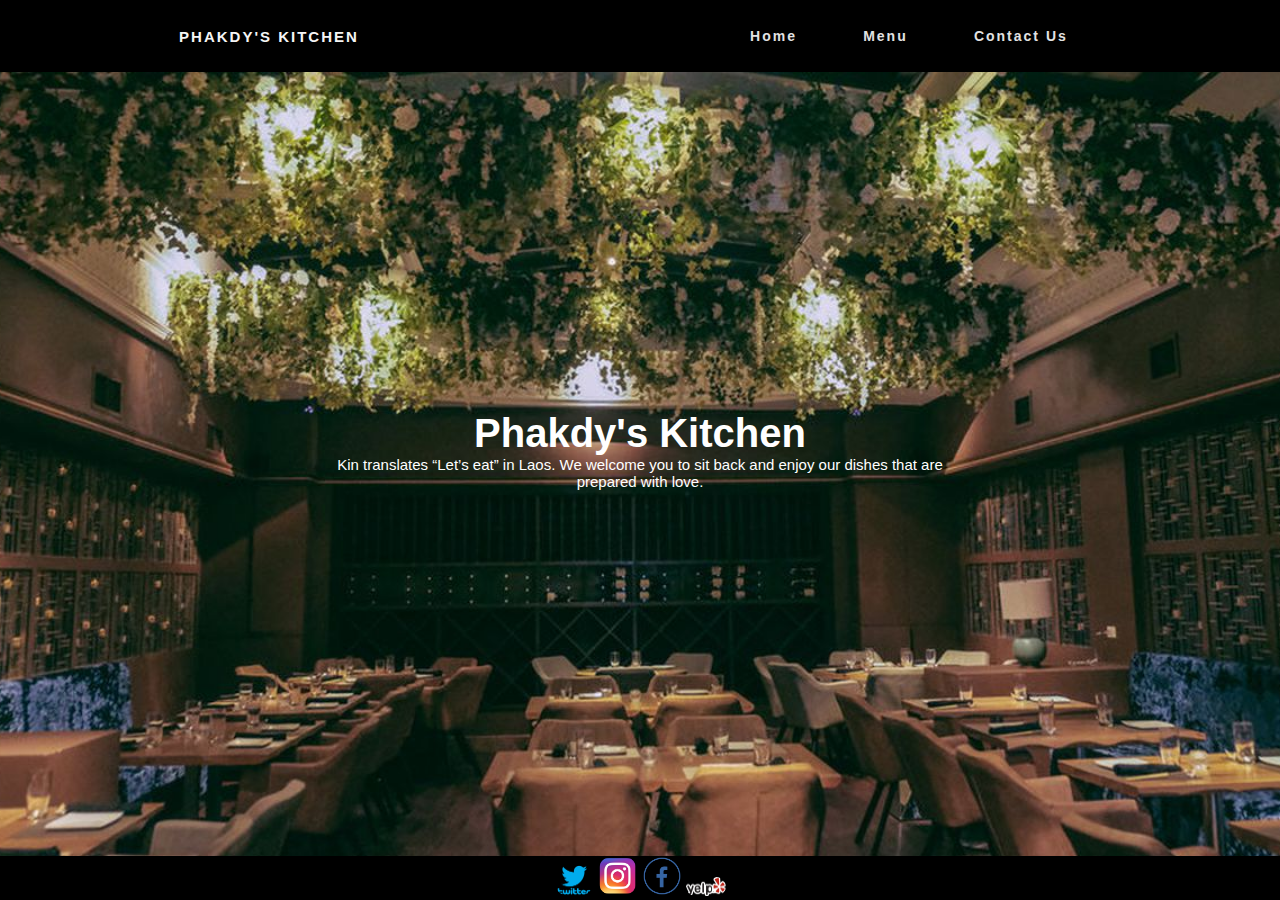
<file: index.html>
<!DOCTYPE html>
<html lang="en">

<head>
  <meta charset="utf-8">
  <meta name="viewport" content="width=device-width">
  <title>Phakdy's kitchen</title>
  <link rel="stylesheet" href="styles.css">
</head>
<!-- i couldn't get it to link to the CSS page and I realized it was because i had it as style.css and not "styles" -->

<body>
  <section class="background-image">

    <!-- Why does the nav bar have to be difficult </!-->
    <nav>
      <section class="logo">
        <a href="index.html">Phakdy's Kitchen</a>
      </section>
      <ul class="nav-links">
        <li><a href="index.html">Home</a></li>
        <li><a href="menu.html">Menu</a></li>
        <li><a href="contact.html">Contact Us</a></li>
      </ul>
    </nav>

    <!-- description/home page> </!-->
    <section class="front-description">
      <h1>Phakdy's Kitchen</h1>
      <p>Kin translates “Let’s eat” in Laos. We welcome you to sit back and enjoy our dishes that are prepared with
        love.</p>
    </section>
    <!-- Fooooooter> </!-->
    <footer>
      <link rel="stylesheet" href="styles.css">
      <a href="https://www.twitter.com">
        <img src="images/twitterlogo.png" alt="Twitter" width="40">
      </a>

      <a href="https://www.instagram.com">
        <img src="images/instagramlogo2.png" alt="Instagram" width="40">
      </a>

      <a href="https://www.facebook.com">
        <img src="images/facebooklogo.png" alt="Facebook" width="40">
      </a>

      <a href="https://www.yelp.com">
        <img src="images/yelplogo2.png" alt="Yelp" width="40">
      </a>

    </footer>

  </section>
</body>

</html>
</file>
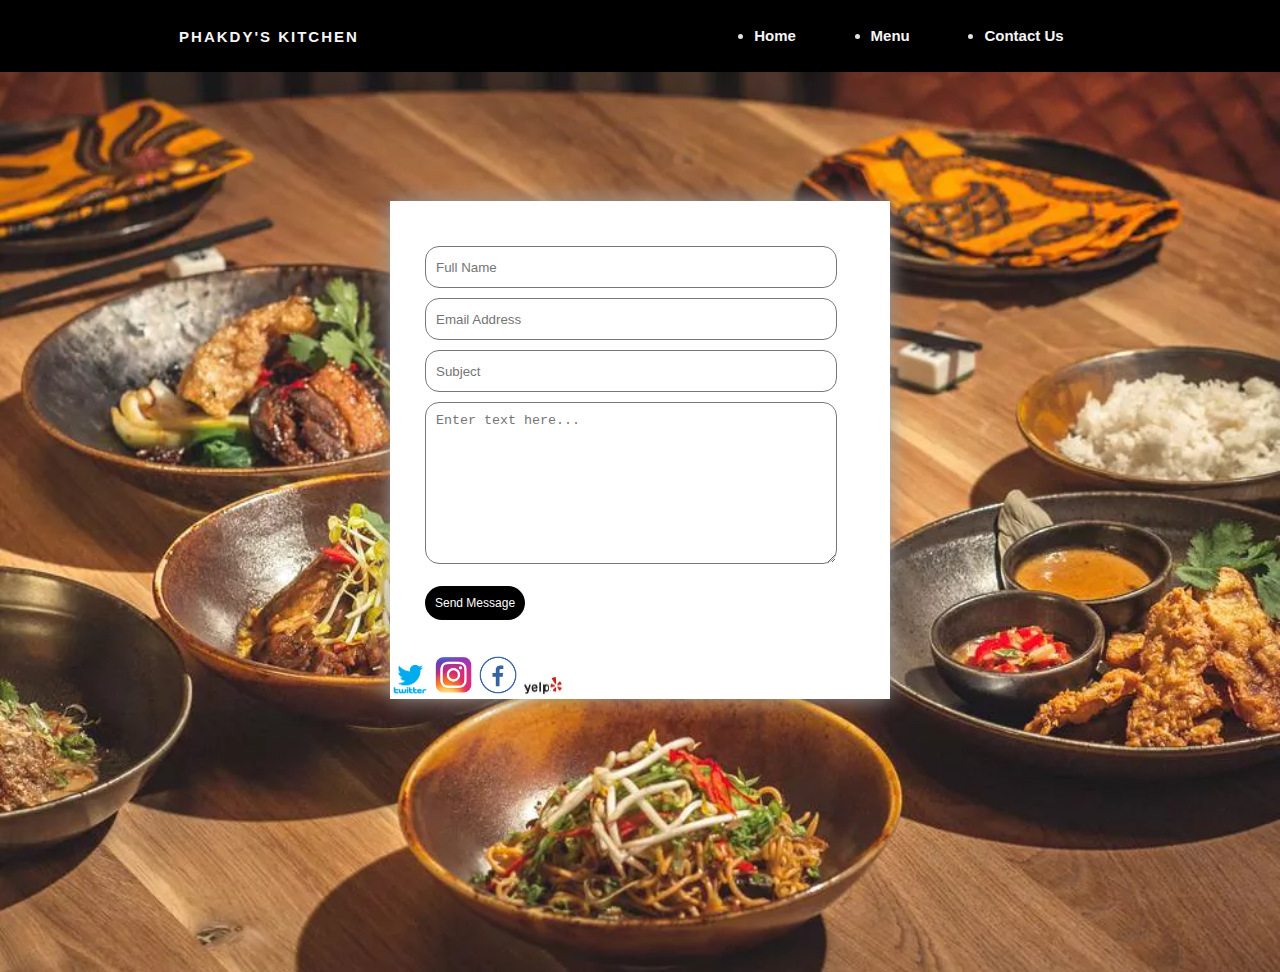
<file: contact.html>
<!DOCTYPE html>
<html lang="en">
<head>
  <meta charset="utf-8">
  <meta name="viewport" content="width=device-width">
  <title>Contact Us!</title>
  <link rel="stylesheet" href="contact.css">
 </head>
<body>
   
  <!-- Why does the nav bar have to be difficult </!--> 
<nav>
  <div class="logo">
    <a href="index.html">Phakdy's Kitchen</a>
  </div>
  <ul class="nav-links">
   <li><a href="index.html">Home</a></li>                    
  <li><a href="menu.html">Menu</a></li>
    <li><a href="contact.html">Contact Us</a></li>
  </ul>
</nav>
  <div class="background-image">
  </div>
    <!-- contact form -->
    
 <div class="contact-box">
  <form>
    <input type="text" class="input-field" placeholder="Full Name">
    <input type="text" class="input-field" placeholder="Email Address">
    <input type="text" class="input-field" placeholder="Subject">
    <textarea id="freeform" name="freeform" class="input-field textarea-field" placeholder="Enter text here...">
</textarea>
    <button type="button" class="btn">Send Message</button>
    
  </form> 
 
 
<!-- Fooooooter> </!-->
    
  <a href="https://www.twitter.com">
    <img src="images/twitterlogo.png" alt="Twitter" width="40">
  </a>

  <a href="https://www.instagram.com">
    <img src="images/instagramlogo2.png" alt="Instagram" width="40">
  </a>

  <a href="https://www.facebook.com">
    <img src="images/facebooklogo.png" alt="Facebook" width="40">
  </a>

  <a href="https://www.yelp.com">
    <img src="images/yelplogo2.png" alt="Yelp" width="40">
  </a>
    
</div>
</body>

  
</html>
</file>
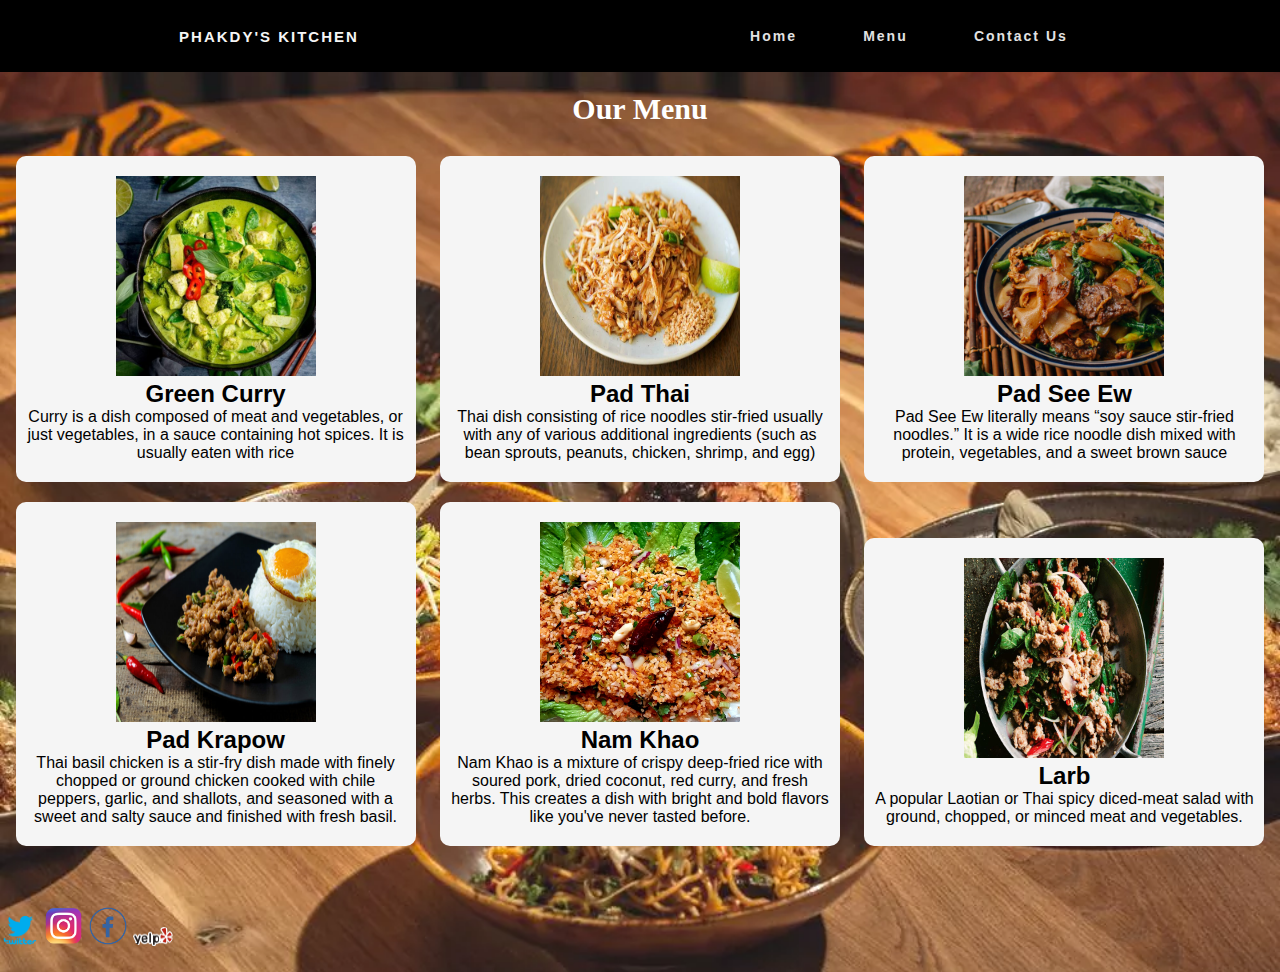
<file: menu.html>
<!DOCTYPE html>
<html lang="en">
<head>
  <meta charset="utf-8">
  <meta name="viewport" content="width=device-width">
  <title>Our Menu</title>
  <link rel="stylesheet" href="menu.css">
  </head>
<body>

  <!-- nav links -->
  <nav>
  <section class="logo">
    <a href="index.html">Phakdy's Kitchen</a>
  </section>
  <ul class="nav-links">
    
   <li><a href="index.html">Home</a></li>                    
  <li><a href="menu.html">Menu</a></li>
    <li><a href="contact.html">Contact Us</a></li>
  </ul>
</nav>
  <!-- Why does the nav bar have to be difficult </!--> 
  <div class="background-image"> 
<h1>Our Menu</h1>

    <!-- list of items -->
<section class="menu">
<ul>
  <li class="item">
    <img src="images/GreenCurry.jpg" alt="GreenCurry">
    <h2>Green Curry</h2>
    <p>Curry is a dish composed of meat and vegetables, or just vegetables, in a sauce containing hot spices. It is usually eaten with rice</p>
  </li>
  <li class="item">
    <img src="images/PadThai.jpg" alt="PadThai">
    <h2>Pad Thai</h2>
    <p>Thai dish consisting of rice noodles stir-fried usually with any of various additional ingredients (such as bean sprouts, peanuts, chicken, shrimp, and egg)</p>
  </li>
  <li class="item">
    <img src="images/PadSeeEw.jpg" alt="PadSeeEw">
    <h2>Pad See Ew</h2>
    <p>Pad See Ew literally means “soy sauce stir-fried noodles.” It is a wide rice noodle dish mixed with protein, vegetables, and a sweet brown sauce</p>
  </li>
  <li class="item">
    <img src="images/PadKrapow.jpg" alt="PadKrapow">
    <h2>Pad Krapow</h2>
    <p>Thai basil chicken is a stir-fry dish made with finely chopped or ground chicken cooked with chile peppers, garlic, and shallots, and seasoned with a sweet and salty sauce and finished with fresh basil.</p>
  </li>
  <li class="item">
    <img src="images/NamKhao.jpeg" alt="NamKhao">
    <h2>Nam Khao</h2>
    <p>Nam Khao is a mixture of crispy deep-fried rice with soured pork, dried coconut, red curry, and fresh herbs. This creates a dish with bright and bold flavors like you've never tasted before.</p>
  </li>
  
  <li class="item">
    <img src="images/Larb.jpg" alt="Larb">
    <h2>Larb</h2>
    <p>A popular Laotian or Thai spicy diced-meat salad with ground, chopped, or minced meat and vegetables.</p>
  </li>
</ul>
</section> 
  
  <!-- Fooooooter> </!-->
<footer>
  <a href="https://www.twitter.com">
    <img src="images/twitterlogo.png" alt="Twitter" width="40">
  </a>

  <a href="https://www.instagram.com">
    <img src="images/instagramlogo2.png" alt="Instagram" width="40">
  </a>

  <a href="https://www.facebook.com">
    <img src="images/facebooklogo.png" alt="Facebook" width="40">
  </a>

  <a href="https://www.yelp.com">
    <img src="images/yelplogo2.png" alt="Yelp" width="40">
  </a>
    </footer>
  </div>
</body>
</html>
</file>
<file: styles.css>
* {
  box-sizing: border-box;
    padding: 0;
    margin: 0;
  }


html, body { 
  height: 100%;
  width: 100%;
  margin: 0;
  padding: 0;
  font-family: 'Oswald', sans-serif;
}

nav{
  display: flex;
  justify-content: space-around;
  align-items: center;
  min-height: 8vh;
  background-color: black;
  font-family: 'Oswald', sans-serif;
}

a{
  font-size: 15px;
  font-weight: bold;
  font-family: 'Oswald', sans-serif;
  color: whitesmoke;
  text-decoration: none;
  
}

.logo{
  color: whitesmoke;
  text-transform: uppercase;
  letter-spacing: 2px;
  font-size: 10px;
}

.front-description {
  position: absolute;
  top: 50%;
  left: 50%;
  transform: translate(-50%, -50%);
  color: white;
  text-align: center;
}

.front-description h1{
  font-size: 40px;
}

.front-description p{
  font-size: 15px;
  
}

/* nav bar */

.nav-links{
  display: flex;
  color: rgb(226, 226, 226);
  width: 30%;
  
  justify-content: space-around;
}

.nav-links li{
  list-style: none;
}

.nav-links a{
  color: rgb(226, 226, 226);
  text-decoration: none;
  letter-spacing: 2px;
  font-weight: bold;
  font-size: 14px;
  
}

.background-image {
    background-image: url('images/Website\ Background\ 3.jpeg');
    background-size: cover;
    background-repeat: no-repeat;
    background-position: center center;
    height: 100vh;
  
  }
/* footer */

footer {
text-align: center;
background-color: black;
position: absolute;
bottom: 0;
width: 100%;
}
footer img{
border: 2px;
border-radius:15px;
}
</file>
<file: contact.css>
* {
    padding: 0;
    margin: 0;
  }

.background-image {
    background-image: url('images/Website\ Background\.jpeg');
    background-size: cover;
    background-repeat: no-repeat;
    background-position: center center;
    height: 100vh;
  
  }
/* contact form */

body {
  background-color: tan;
  font-family: sans-serif;
}

.contact-box{
  width: 500px;
  background-color: #fff;
  box-shadow: 0 0 20px 0 #999;
  top: 50%;
  left: 50%;
  transform: translate(-50%, -50%);
  position: absolute;
}

form{
  margin: 35px;

}

.input-field{
  Width: 400px;
  height: 40px;
  margin-top: 10px;
  padding-left: 10px;
  border: 1px solid #777;
  border-radius: 14px;
  outline: none;
}

.textarea-field{
  height: 150px;
  padding-top: 10px;
}

.btn{
  border-radius: 20px;
  color: #fff;
  margin-top: 18px;
  padding: 10px;
  background-color: black;
  font-size: 12px;
  border: none;
  cursor: pointer;
}

/* nav */

nav{
  display: flex;
  justify-content: space-around;
  align-items: center;
  min-height: 8vh;
  background-color: black;
  font-family: 'Oswald', sans-serif;
}

a{
  font-size: 15px;
  font-weight: bold;
  font-family: 'Oswald', sans-serif;
  color: whitesmoke;
  text-decoration: none;
}

.logo{
  color: whitesmoke;
  text-transform: uppercase;
  letter-spacing: 2px;
  font-size: 10px;
}


.nav-links{
  display: flex;
  color: rgb(226, 226, 226);
  width: 30%;
  justify-content: space-around;

.nav-links li{
  list-style: none;
}

.nav-links a{
  color: rgb(226, 226, 226);
  text-decoration: none;
  letter-spacing: 2px;
  font-weight: bold;
  font-size: 14px;
  
}
 
/* footer */
  
.footer {
  position: sticky;
  top: 100%;
  display: flex;
  justify-content: center;
  align-content: flex-end;
}

.footer a {
  padding: 0px 20px;
    margin: 15px;
}
</file>
<file: menu.css>
* {
  box-sizing: border-box;
    padding: 0;
    margin: 0;
  }

/* main menu page */
h1 {
  text-align: center;
  font-family: Times New Roman, sans-serif;
  font-size: 30px;
  color: white;
  padding: 20px 20px;
}

html, body { 
  height: 100%;
  width: 100%;
  margin: 0;
  padding: 0;
  font-family: 'Oswald', sans-serif;
}

.menu {
	display: flex;
	flex-direction: column;
	flex-wrap: wrap;
	justify-content: space-evenly;
	align-items: center;
	align-content: space-evenly;
  text-align: center;
  padding-bottom: 50px;
}

.menu img { width: 200px; height: 200px; }

.menu .item {
  border-radius: 10px;
  margin: 10px;
  padding: 20px 10px;
  box-sizing: border-box;
  background: whitesmoke;
}


.menu ul li {
  list-style: none;
  display: inline-block;
  padding: 4px 8px;
  position: relative;
  max-width: 400px;
  min-width: 400px;

}
.menubody {
  background: tan;
}

.menuheader h1 {
  margin-top: 0px;
}

/* nav design */
nav{
  display: flex;
  justify-content: space-around;
  align-items: center;
  min-height: 8vh;
  background-color: black;
  font-family: 'Oswald', sans-serif;
}

a{
  font-size: 15px;
  font-weight: bold;
  font-family: 'Oswald', sans-serif;
  color: whitesmoke;
  text-decoration: none;
  position: sticky;
}

.logo{
  color: whitesmoke;
  text-transform: uppercase;
  letter-spacing: 2px;
  font-size: 10px;
}

.nav-links{
  display: flex;
  color: rgb(226, 226, 226);
  width: 30%;
  
  justify-content: space-around;
}

.nav-links li{
  list-style: none;
}

.nav-links a{
  color: rgb(226, 226, 226);
  text-decoration: none;
  letter-spacing: 2px;
  font-weight: bold;
  font-size: 14px;
  
}

.background-image {
    background-image: url('images/Website\ Background\.jpeg');
    background-size: cover;
    background-repeat: no-repeat;
    background-position: center center;
    height: 100vh;
  
  }

/* footer*/



footer img{
border: 2px;
border-radius:15px;
}

#page-container {
  position: relative;
  min-height: 100vh;
}

#content-wrap {
  padding-bottom: 2.5rem;    
}

#footer {
  position: absolute;
  bottom: 0;
  width: 100%;
  background-color: black;
  justify-content: center;
             
}
</file>
